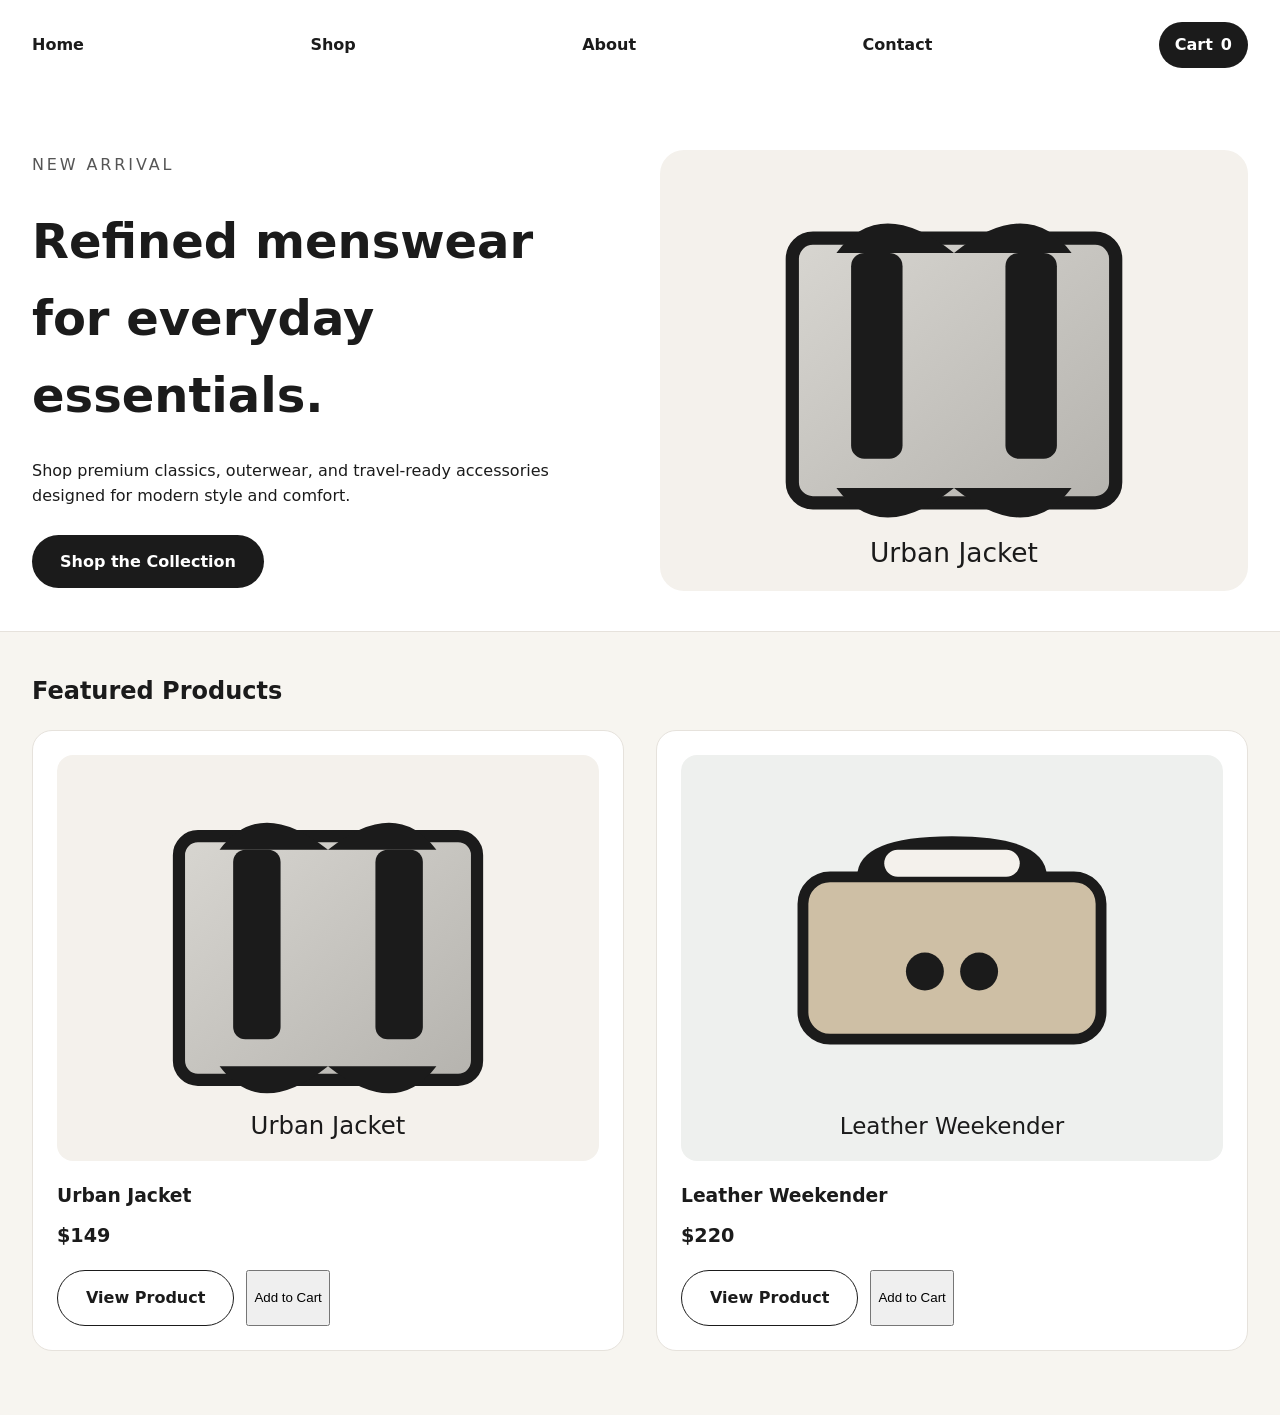
<file: index.html>
<!DOCTYPE html>
<html lang="en">
<head>
  <meta charset="UTF-8">
  <meta name="viewport" content="width=device-width, initial-scale=1.0">
  <title>Atelier Men</title>
  <link rel="stylesheet" href="style.css">
</head>
<body>
  <header class="site-header">
    <nav>
      <a href="index.html">Home</a>
      <a href="shop.html">Shop</a>
      <a href="about.html">About</a>
      <a href="contact.html">Contact</a>
      <a href="cart.html" class="cart-link">Cart <span id="cart-count">0</span></a>
    </nav>
    <section class="hero">
      <div>
        <p class="eyebrow">New Arrival</p>
        <h1>Refined menswear for everyday essentials.</h1>
        <p>Shop premium classics, outerwear, and travel-ready accessories designed for modern style and comfort.</p>
        <a class="button" href="shop.html">Shop the Collection</a>
      </div>
      <img src="images/jacket.svg" alt="Urban Jacket">
    </section>
  </header>
  <main class="featured-section">
    <h2>Featured Products</h2>
    <div class="grid featured-grid">
      <div class="product-card">
        <img src="images/jacket.svg" alt="Urban Jacket">
        <h3>Urban Jacket</h3>
        <p class="price">$149</p>
        <div class="actions">
          <a class="button button-secondary" href="product.html?product=urban-jacket">View Product</a>
          <button onclick="addToCart('urban-jacket')">Add to Cart</button>
        </div>
      </div>
      <div class="product-card">
        <img src="images/bag.svg" alt="Leather Weekender">
        <h3>Leather Weekender</h3>
        <p class="price">$220</p>
        <div class="actions">
          <a class="button button-secondary" href="product.html?product=leather-weekender">View Product</a>
          <button onclick="addToCart('leather-weekender')">Add to Cart</button>
        </div>
      </div>
    </div>
  </main>
  <script src="cart.js"></script>
</body>
</html>
</file>
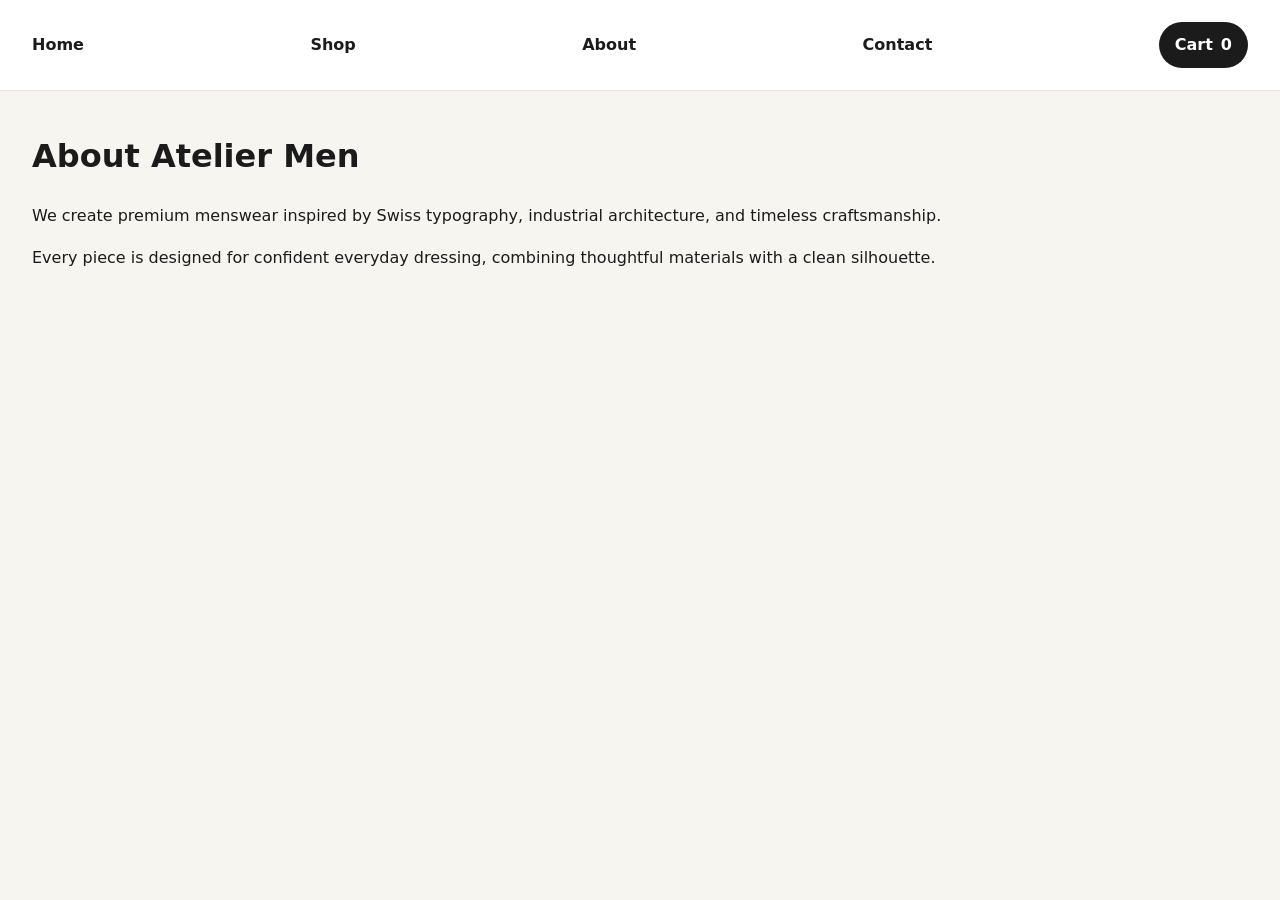
<file: about.html>
<!DOCTYPE html>
<html lang="en">
<head>
  <meta charset="UTF-8">
  <meta name="viewport" content="width=device-width, initial-scale=1.0">
  <title>About</title>
  <link rel="stylesheet" href="style.css">
</head>
<body>
  <header class="site-header">
    <nav>
      <a href="index.html">Home</a>
      <a href="shop.html">Shop</a>
      <a href="about.html">About</a>
      <a href="contact.html">Contact</a>
      <a href="cart.html" class="cart-link">Cart <span id="cart-count">0</span></a>
    </nav>
  </header>
  <main class="page-content">
    <h1>About Atelier Men</h1>
    <p>We create premium menswear inspired by Swiss typography, industrial architecture, and timeless craftsmanship.</p>
    <p>Every piece is designed for confident everyday dressing, combining thoughtful materials with a clean silhouette.</p>
  </main>
  <script src="cart.js"></script>
</body>
</html>
</file>
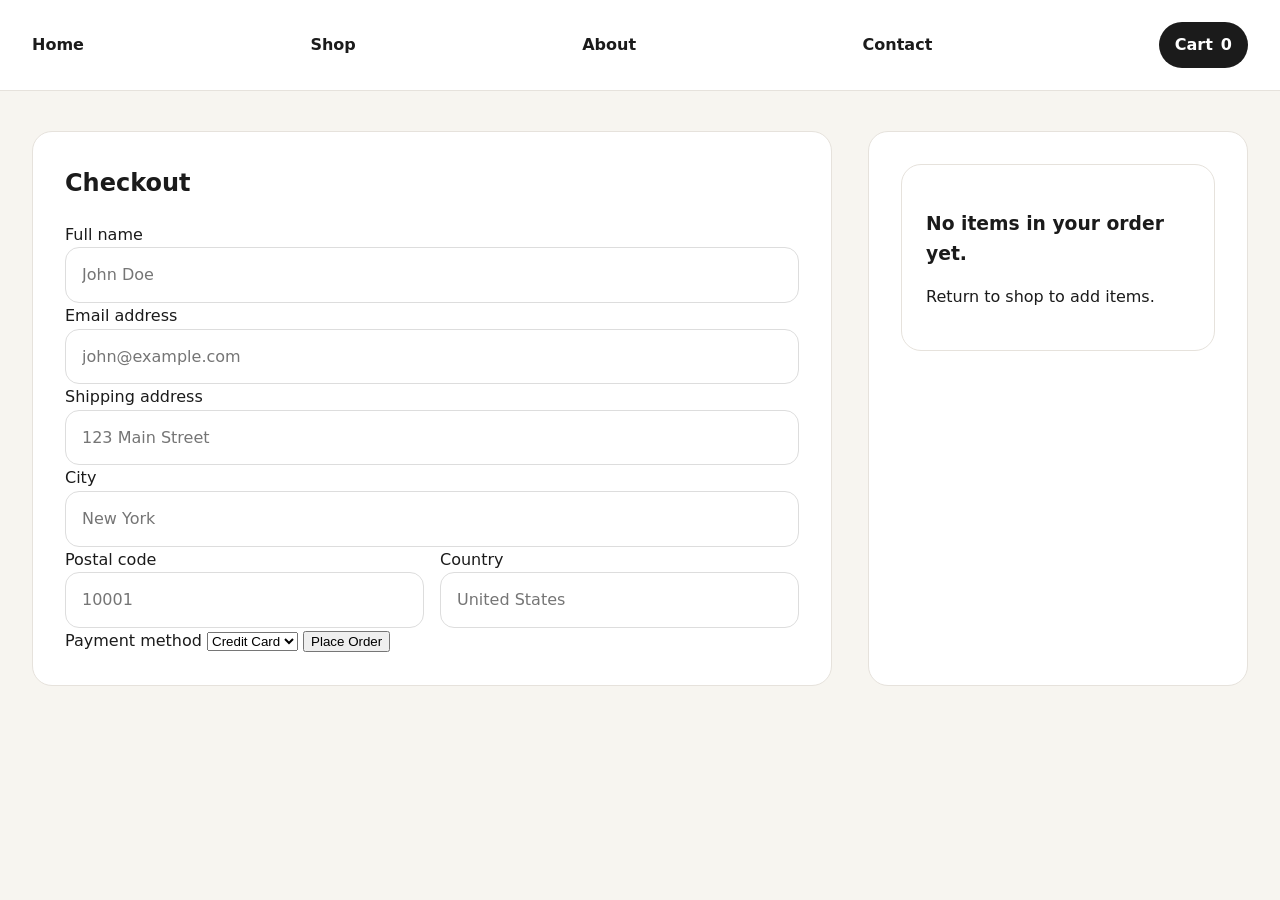
<file: checkout.html>
<!DOCTYPE html>
<html lang="en">
<head>
  <meta charset="UTF-8">
  <meta name="viewport" content="width=device-width, initial-scale=1.0">
  <title>Checkout</title>
  <link rel="stylesheet" href="style.css">
</head>
<body>
  <header class="site-header">
    <nav>
      <a href="index.html">Home</a>
      <a href="shop.html">Shop</a>
      <a href="about.html">About</a>
      <a href="contact.html">Contact</a>
      <a href="cart.html" class="cart-link">Cart <span id="cart-count">0</span></a>
    </nav>
  </header>
  <main class="page-content checkout-page">
    <section class="checkout-form-section">
      <h1>Checkout</h1>
      <form id="checkout-form">
        <label for="name">Full name</label>
        <input type="text" id="name" name="name" placeholder="John Doe" required>

        <label for="email">Email address</label>
        <input type="email" id="email" name="email" placeholder="john@example.com" required>

        <label for="address">Shipping address</label>
        <input type="text" id="address" name="address" placeholder="123 Main Street" required>

        <label for="city">City</label>
        <input type="text" id="city" name="city" placeholder="New York" required>

        <div class="form-row">
          <div>
            <label for="postal-code">Postal code</label>
            <input type="text" id="postal-code" name="postalCode" placeholder="10001" required>
          </div>
          <div>
            <label for="country">Country</label>
            <input type="text" id="country" name="country" placeholder="United States" required>
          </div>
        </div>

        <label for="payment-method">Payment method</label>
        <select id="payment-method" name="paymentMethod" required>
          <option value="credit-card">Credit Card</option>
          <option value="paypal">PayPal</option>
          <option value="apple-pay">Apple Pay</option>
        </select>

        <button type="submit">Place Order</button>
      </form>
    </section>
    <aside class="order-summary-section">
      <div class="checkout-summary" id="checkout-summary"></div>
    </aside>
  </main>
  <script src="cart.js"></script>
</body>
</html>
</file>
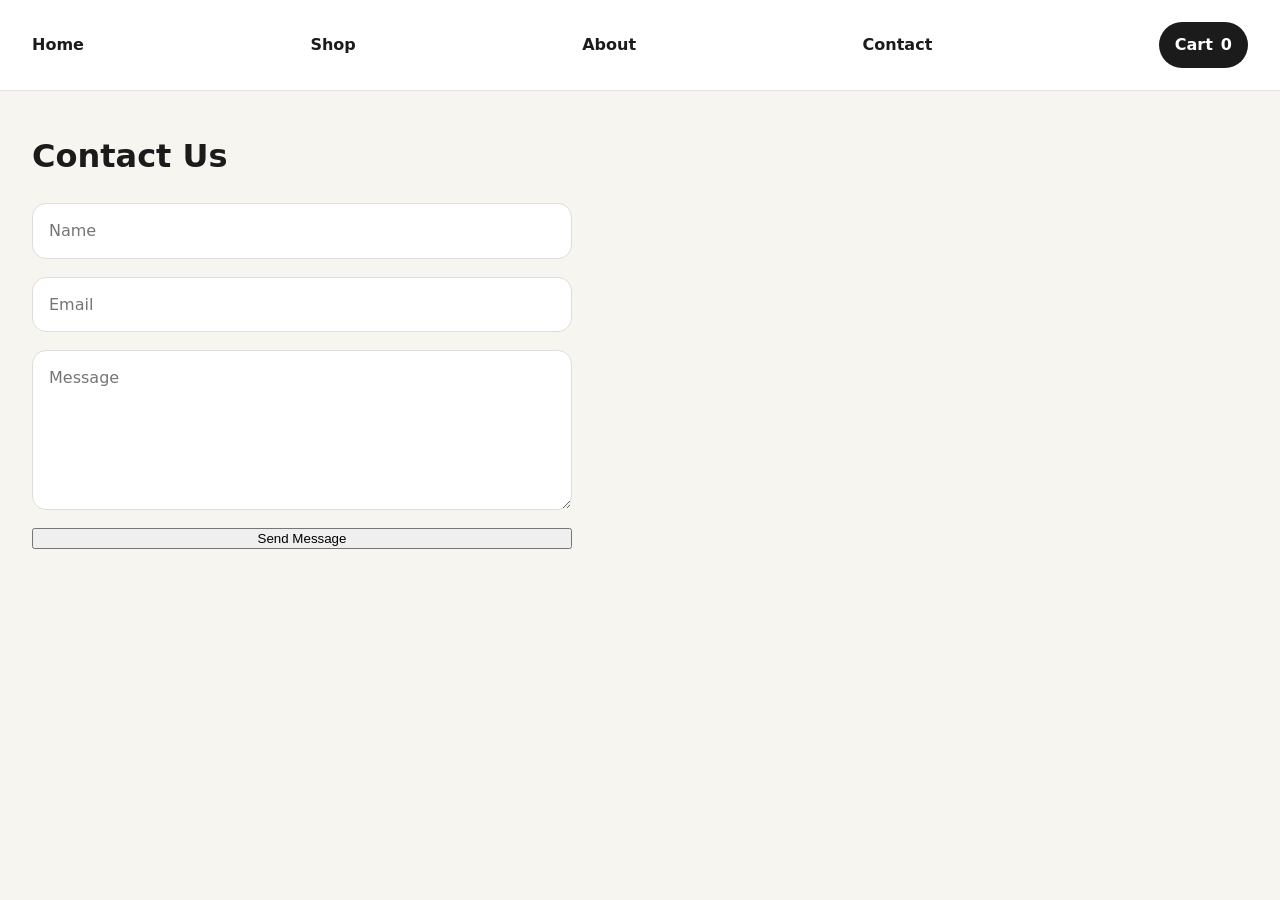
<file: contact.html>
<!DOCTYPE html>
<html lang="en">
<head>
  <meta charset="UTF-8">
  <meta name="viewport" content="width=device-width, initial-scale=1.0">
  <title>Contact</title>
  <link rel="stylesheet" href="style.css">
</head>
<body>
  <header class="site-header">
    <nav>
      <a href="index.html">Home</a>
      <a href="shop.html">Shop</a>
      <a href="about.html">About</a>
      <a href="contact.html">Contact</a>
      <a href="cart.html" class="cart-link">Cart <span id="cart-count">0</span></a>
    </nav>
  </header>
  <main class="page-content contact-page">
    <h1>Contact Us</h1>
    <form id="contact-form">
      <input type="text" name="name" placeholder="Name" required>
      <input type="email" name="email" placeholder="Email" required>
      <textarea name="message" placeholder="Message" required></textarea>
      <button type="submit">Send Message</button>
    </form>
  </main>
  <script src="cart.js"></script>
  <script>
    document.getElementById('contact-form').addEventListener('submit', function(event) {
      event.preventDefault();
      alert('Thanks for reaching out! We will reply soon.');
      event.target.reset();
    });
  </script>
</body>
</html>
</file>
<file: style.css>
*{
  box-sizing:border-box;
}

body{
  font-family:Inter,system-ui,Segoe UI,Arial,sans-serif;
  background:#f7f5f0;
  color:#1b1b1b;
  margin:0;
  line-height:1.6;
}

a{
  color:inherit;
  text-decoration:none;
}

.site-header{
  background:#fff;
  border-bottom:1px solid #e6e2dc;
}

nav{
  display:flex;
  flex-wrap:wrap;
  justify-content:space-between;
  align-items:center;
  gap:16px;
  padding:22px 32px;
}

nav a{
  color:#1b1b1b;
  font-weight:600;
}

.cart-link{
  display:inline-flex;
  align-items:center;
  gap:8px;
  background:#1b1b1b;
  color:#fff;
  padding:10px 16px;
  border-radius:999px;
}

.hero{
  display:grid;
  grid-template-columns:1fr 1fr;
  align-items:center;
  gap:40px;
  padding:60px 32px 40px;
}

.hero img{
  width:100%;
  border-radius:24px;
  object-fit:cover;
  max-height:520px;
}

.eyebrow{
  text-transform:uppercase;
  letter-spacing:0.18em;
  color:#555;
  margin:0 0 16px;
}

.hero h1{
  font-size:3rem;
  margin:0 0 24px;
  max-width:650px;
}

.hero p{
  margin:0 0 26px;
  max-width:560px;
}

.button{
  display:inline-block;
  background:#1b1b1b;
  color:#fff;
  border:none;
  padding:14px 28px;
  border-radius:999px;
  font-weight:600;
  cursor:pointer;
}

.button-secondary{
  background:#fff;
  color:#1b1b1b;
  border:1px solid #1b1b1b;
}

.page-content,
.featured-section{
  padding:40px 32px 64px;
}

h1,h2,h3{
  margin-top:0;
}

.grid{
  display:grid;
  grid-template-columns:repeat(auto-fit,minmax(280px,1fr));
  gap:32px;
}

.product-card,
.product-item,
.cart-item{
  background:#fff;
  border:1px solid #e6e2dc;
  border-radius:20px;
  padding:24px;
}

.product-card img,
.product-image img{
  width:100%;
  border-radius:16px;
  display:block;
}

.product-card h3{
  margin:20px 0 10px;
}

.price{
  font-size:1.2rem;
  font-weight:700;
  margin:0 0 18px;
}

.actions{
  display:flex;
  flex-wrap:wrap;
  gap:12px;
}

.product-page{
  display:grid;
  grid-template-columns:1fr 1fr;
  gap:48px;
  align-items:start;
}

.product-info{
  display:flex;
  flex-direction:column;
  gap:18px;
}

.product-info select,
input,
textarea{
  width:100%;
  padding:14px 16px;
  border-radius:14px;
  border:1px solid #ddd;
  font:inherit;
}

.product-info button,
#checkout-btn{
  width:max-content;
}

.cart-page{
  display:grid;
  grid-template-columns:1fr 320px;
  gap:32px;
}

.cart-items{
  display:grid;
  gap:20px;
}

.cart-item{
  display:grid;
  grid-template-columns:96px 1fr auto;
  gap:18px;
  align-items:center;
}

.cart-item img{
  width:96px;
  height:96px;
  object-fit:cover;
  border-radius:16px;
}

.item-info{
  display:grid;
  gap:6px;
}

.item-actions{
  display:flex;
  flex-direction:column;
  gap:10px;
}

.item-actions button,
.cart-summary button{
  background:#1b1b1b;
  color:#fff;
  border:none;
  padding:12px 18px;
  border-radius:12px;
  cursor:pointer;
}

.cart-summary{
  background:#fff;
  border:1px solid #e6e2dc;
  border-radius:20px;
  padding:24px;
  display:flex;
  flex-direction:column;
  gap:18px;
  min-height:200px;
}

.summary-row{
  display:flex;
  justify-content:space-between;
  align-items:center;
  font-size:1.2rem;
}

.contact-page form{
  max-width:540px;
  display:grid;
  gap:18px;
}

textarea{
  min-height:160px;
  resize:vertical;
}

.checkout-page{
  display:grid;
  grid-template-columns:1fr 380px;
  gap:36px;
}

.checkout-form-section,
.order-summary-section{
  background:#fff;
  border:1px solid #e6e2dc;
  border-radius:20px;
  padding:32px;
}

.checkout-form-section h1 {
  margin-top:0;
}

.form-row{
  display:grid;
  grid-template-columns:1fr 1fr;
  gap:16px;
}

.order-summary-section {
  position:sticky;
  top:24px;
}

.order-item{
  display:flex;
  justify-content:space-between;
  margin-bottom:12px;
  color:#555;
}

.order-items{
  margin-bottom:22px;
}

button,
input[type="submit"]{
  transition:background-color 0.2s ease;
}

button:hover,
.button:hover,
.btn:hover{
  background:#333;
}

@media (max-width:900px) {
  .hero,
  .product-page,
  .cart-page{
    grid-template-columns:1fr;
  }
}

@media (max-width:640px) {
  nav{
    padding:18px 20px;
  }

  .hero{
    padding:40px 20px 30px;
  }

  .featured-section,
  .page-content{
    padding:28px 20px 48px;
  }
}
</file>
